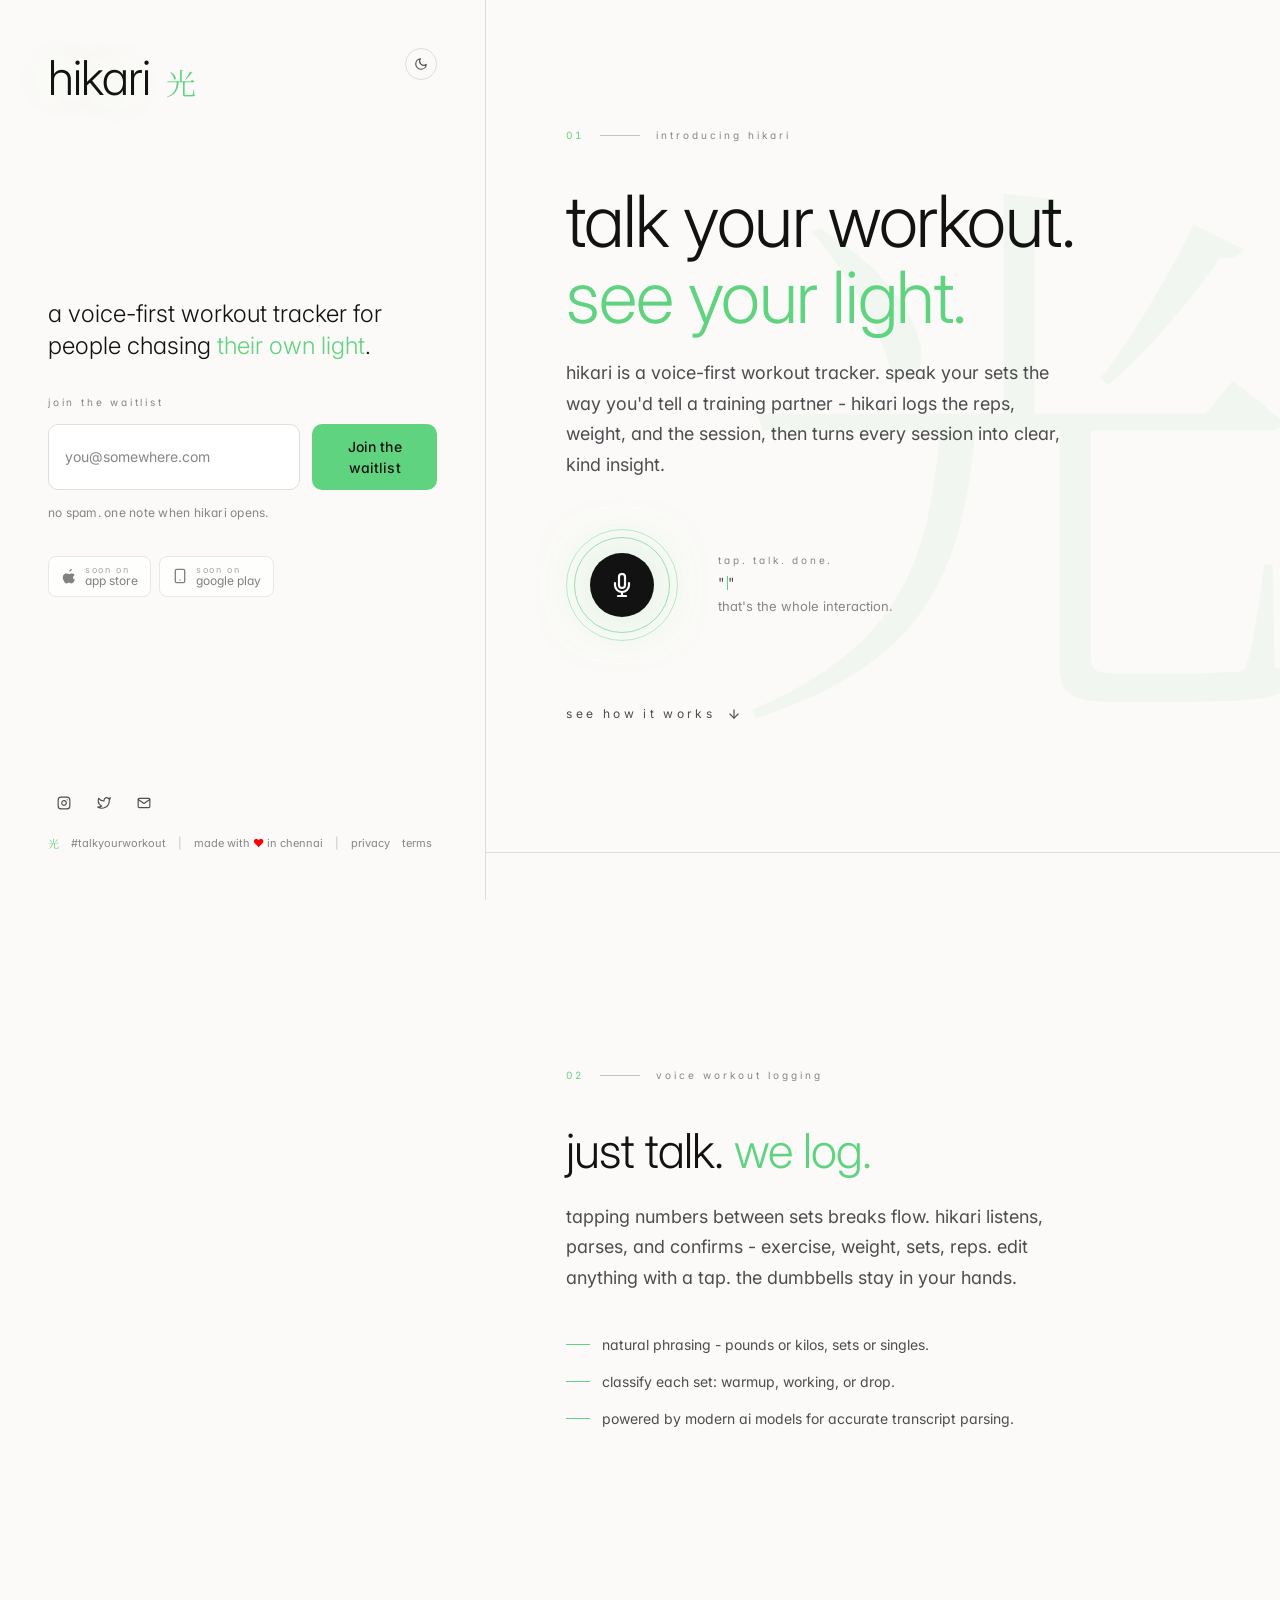
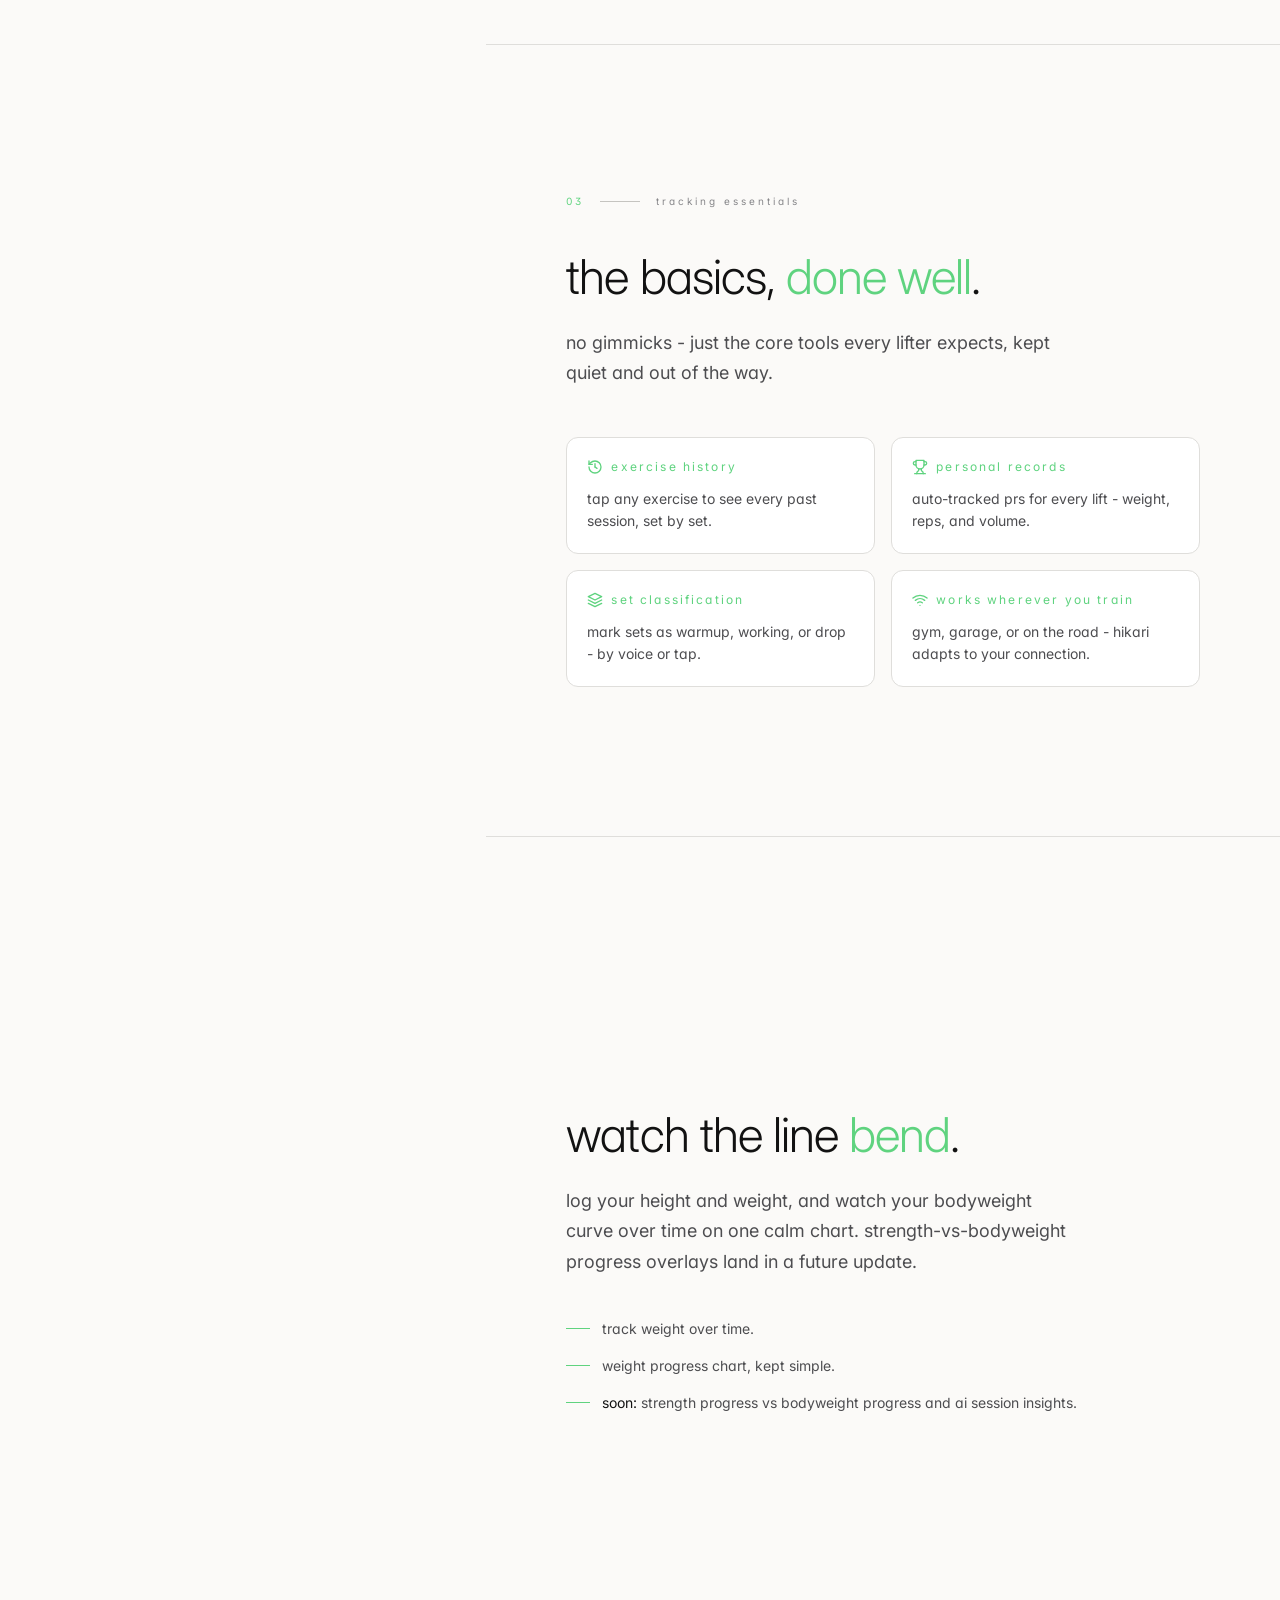
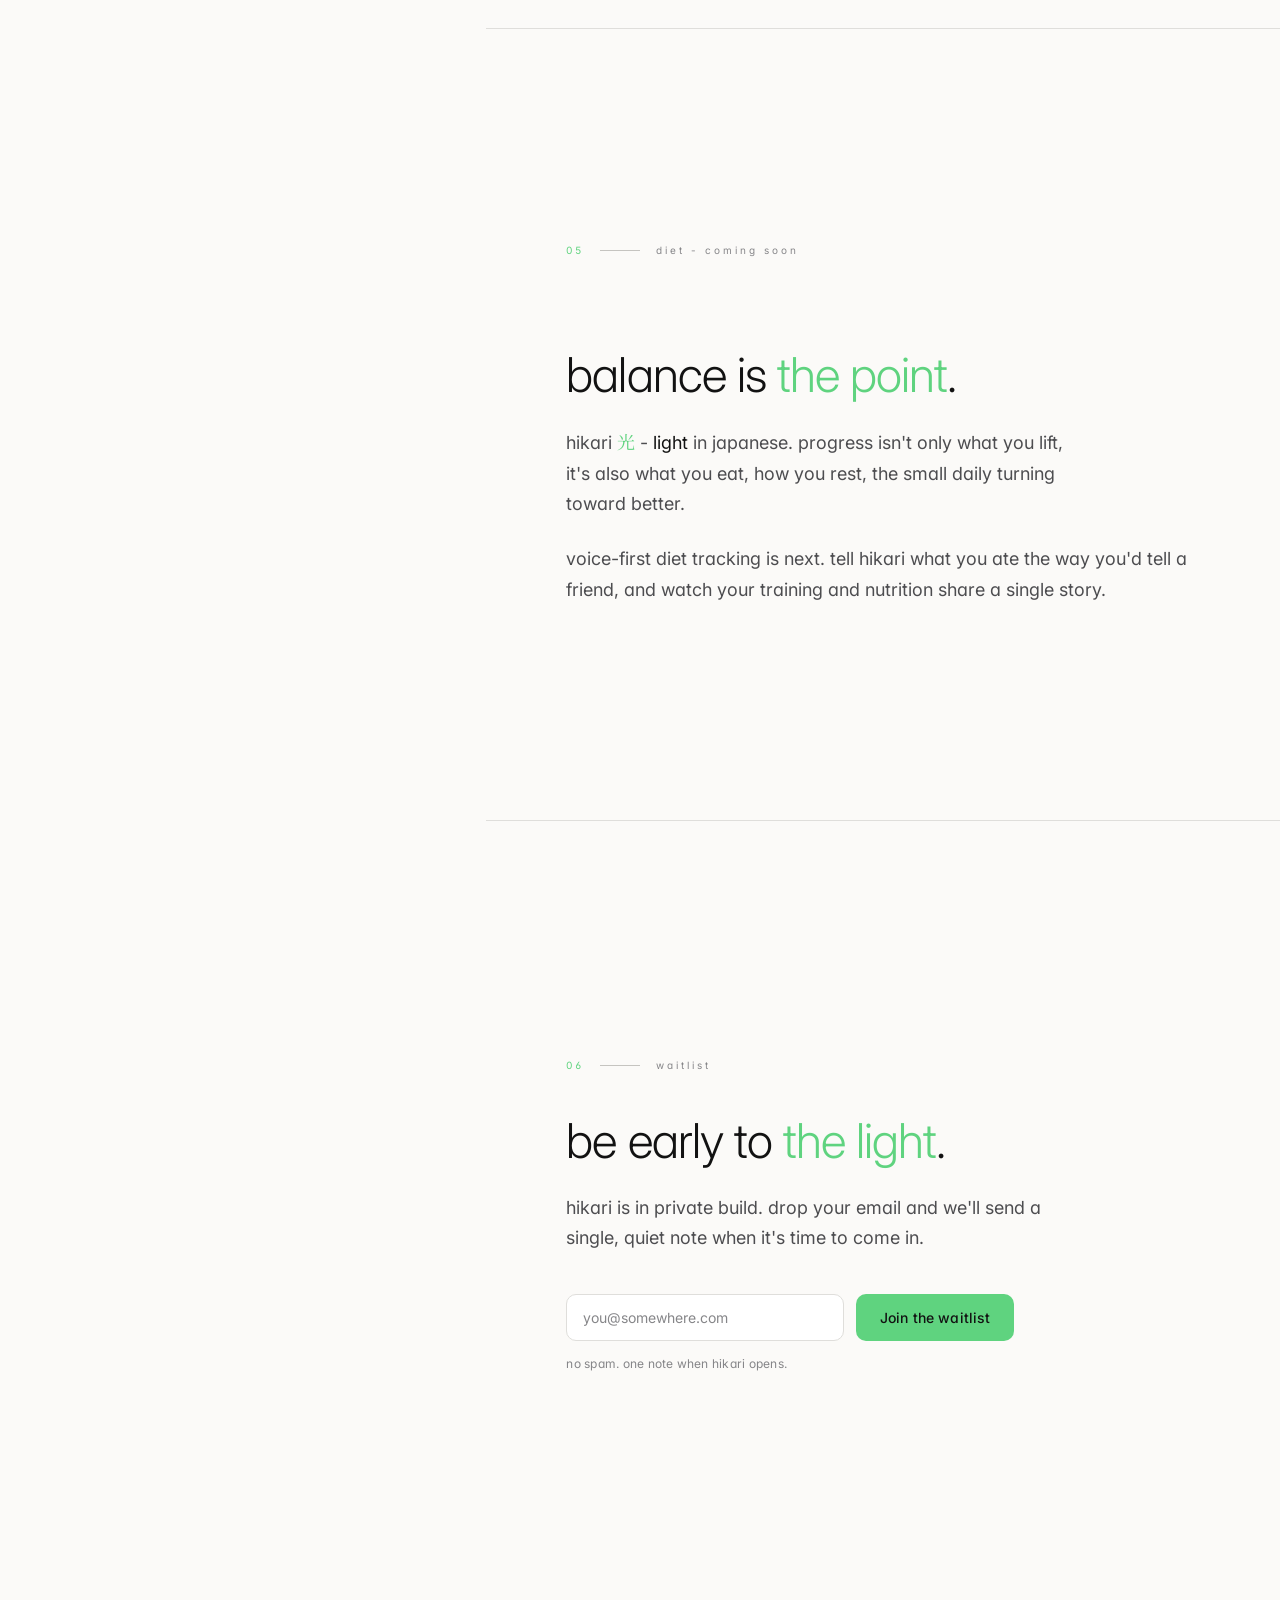
<file: index.html>
<!doctype html>
  <html>
    <head>
      <meta charset="utf-8" />
      <meta name="viewport" content="width=device-width, initial-scale=1" />
      <meta name="description" content="Hikari - a voice-first workout tracker. Speak your sets. See your progress." />
      <title>hikari 光 - talk your workout</title>
      <link rel="preconnect" href="https://fonts.googleapis.com" />
      <link rel="preconnect" href="https://fonts.gstatic.com" crossorigin />
      <link href="https://fonts.googleapis.com/css2?family=Inter:wght@300;400;500&family=Noto+Serif+JP:wght@300&display=swap" rel="stylesheet" />
      <link rel="icon" href="data:image/svg+xml,<svg xmlns='http://www.w3.org/2000/svg' viewBox='0 0 100 100'><text y='.9em' font-size='90' font-family='serif' fill='%2366bb6a'>光</text></svg>" />
      <link rel="stylesheet" href="styles.css" />
    </head>

    <body>
    <div class="app">
      <!-- ===== Mobile sticky top bar ===== -->
      <div class="mobile-bar">
        <a href="#hero" class="brand" aria-label="Hikari home">
          <span class="word">hikari</span>
          <span class="kanji font-jp" aria-hidden="true">光</span>
        </a>
        <div class="right">
          <button type="button" class="theme-toggle" data-theme-toggle aria-label="Toggle theme">
            <svg class="sun" viewBox="0 0 24 24" fill="none" stroke="currentColor" stroke-width="2" stroke-linecap="round" stroke-linejoin="round" aria-hidden="true"><circle cx="12" cy="12" r="4"/><path d="M12 2v2M12 20v2M4.93 4.93l1.41 1.41M17.66 17.66l1.41 1.41M2 12h2M20 12h2M4.93 19.07l1.41-1.41M17.66 6.34l1.41-1.41"/></svg>
            <svg class="moon" viewBox="0 0 24 24" fill="none" stroke="currentColor" stroke-width="2" stroke-linecap="round" stroke-linejoin="round" aria-hidden="true"><path d="M21 12.79A9 9 0 1 1 11.21 3 7 7 0 0 0 21 12.79z"/></svg>
          </button>
        </div>
      </div>

      <!-- ===== Fixed left identity panel (desktop) ===== -->
      <aside class="left-panel" aria-label="Hikari identity">
        <div class="lp-top">
          <div>
            <div class="lp-wordmark">
              <span class="word">hikari</span>
              <span class="kanji font-jp" aria-hidden="true">光</span>
            </div>
          </div>
          <button type="button" class="theme-toggle" data-theme-toggle aria-label="Toggle theme">
            <svg class="sun" viewBox="0 0 24 24" fill="none" stroke="currentColor" stroke-width="2" stroke-linecap="round" stroke-linejoin="round" aria-hidden="true"><circle cx="12" cy="12" r="4"/><path d="M12 2v2M12 20v2M4.93 4.93l1.41 1.41M17.66 17.66l1.41 1.41M2 12h2M20 12h2M4.93 19.07l1.41-1.41M17.66 6.34l1.41-1.41"/></svg>
            <svg class="moon" viewBox="0 0 24 24" fill="none" stroke="currentColor" stroke-width="2" stroke-linecap="round" stroke-linejoin="round" aria-hidden="true"><path d="M21 12.79A9 9 0 1 1 11.21 3 7 7 0 0 0 21 12.79z"/></svg>
          </button>
        </div>

        <div class="lp-mid">
          <p class="lp-tagline">
            A voice-first workout tracker for people chasing<span class="accent"> their own light</span>.
          </p>

          <div class="lp-block waitlist-block">
            <span class="lp-section-label">Join the waitlist</span>
            <form class="waitlist" novalidate>
              <input class="honeypot" type="text" name="website" tabindex="-1" autocomplete="off" aria-hidden="true" />
              <div class="row">
                <label class="sr-only" for="waitlist-email-desktop">Email address</label>
                <input id="waitlist-email-desktop" class="email" type="email" inputmode="email" autocomplete="email" required placeholder="you@somewhere.com" />
                <button type="submit" class="submit">Join the waitlist</button>
              </div>
              <div class="msg idle">No spam. One note when Hikari opens.</div>
            </form>
          </div>

          <div class="lp-block apps-block">
            <div class="store-row">
              <span class="store-badge" aria-disabled="true" title="Coming soon">
                <svg viewBox="0 0 24 24" fill="currentColor" aria-hidden="true" style="width:1rem;height:1rem"><path d="M16.365 1.43c0 1.14-.421 2.09-1.262 2.85-.84.76-1.846 1.22-2.92 1.16-.063-1.07.388-2.13 1.207-2.9.82-.78 1.95-1.26 2.975-1.11zM21 17.05c-.51 1.18-.76 1.71-1.42 2.76-.92 1.46-2.22 3.27-3.83 3.28-1.43.02-1.8-.93-3.74-.92-1.95.01-2.36.93-3.79.92-1.61-.01-2.84-1.65-3.76-3.11C2.31 16.97 2 12.6 4.06 10.31c1.07-1.21 2.78-1.96 4.39-1.99 1.49-.03 2.9.99 3.74.99.84 0 2.55-1.21 4.3-1.04.73.03 2.78.29 4.1 2.21-3.6 1.97-3.02 6.84.41 6.57z"/></svg>
                <span class="stack">
                  <span class="soon">Soon on</span>
                  <span>App Store</span>
                </span>
              </span>
              <span class="store-badge" aria-disabled="true" title="Coming soon">
                <svg viewBox="0 0 24 24" fill="none" stroke="currentColor" stroke-width="2" stroke-linecap="round" stroke-linejoin="round" aria-hidden="true" style="width:1rem;height:1rem"><rect x="5" y="2" width="14" height="20" rx="2" ry="2"/><line x1="12" y1="18" x2="12.01" y2="18"/></svg>
                <span class="stack">
                  <span class="soon">Soon on</span>
                  <span>Google Play</span>
                </span>
              </span>
            </div>
          </div>
        </div>

        <div class="lp-bottom">
          <div class="socials">
            <a class="icon-btn" href="https://instagram.com/mister_vj" target="_blank" rel="noreferrer" aria-label="Instagram">
              <svg viewBox="0 0 24 24" fill="none" stroke="currentColor" stroke-width="2" stroke-linecap="round" stroke-linejoin="round" aria-hidden="true"><rect x="2" y="2" width="20" height="20" rx="5" ry="5"/><path d="M16 11.37A4 4 0 1 1 12.63 8 4 4 0 0 1 16 11.37z"/><line x1="17.5" y1="6.5" x2="17.51" y2="6.5"/></svg>
            </a>
            <a class="icon-btn" href="https://twitter.com/mister_vj" target="_blank" rel="noreferrer" aria-label="Twitter">
              <svg viewBox="0 0 24 24" fill="none" stroke="currentColor" stroke-width="2" stroke-linecap="round" stroke-linejoin="round" aria-hidden="true"><path d="M23 3a10.9 10.9 0 0 1-3.14 1.53 4.48 4.48 0 0 0-7.86 3v1A10.66 10.66 0 0 1 3 4s-4 9 5 13a11.64 11.64 0 0 1-7 2c9 5 20 0 20-11.5a4.5 4.5 0 0 0-.08-.83A7.72 7.72 0 0 0 23 3z"/></svg>
            </a>
            <a class="icon-btn" href="mailto:vraj.mdu@gmail.com" aria-label="Email">
              <svg viewBox="0 0 24 24" fill="none" stroke="currentColor" stroke-width="2" stroke-linecap="round" stroke-linejoin="round" aria-hidden="true"><path d="M4 4h16c1.1 0 2 .9 2 2v12c0 1.1-.9 2-2 2H4c-1.1 0-2-.9-2-2V6c0-1.1.9-2 2-2z"/><polyline points="22,6 12,13 2,6"/></svg>
            </a>
          </div>
          <div class="fk-footer">
            <span class="font-jp accent">光</span>
            <span>#talkyourworkout</span>
            <span class="sep">|</span>
            <span>made with <span class="heart">♥</span> in chennai</span>
            <span class="sep">|</span>
            <a href="/privacy.html">privacy</a>
            <a href="/terms.html">terms</a>
          </div>
        </div>
      </aside>

      <!-- ===== Right: scrollable story ===== -->
      <main class="story">

        <!-- 01 Hero -->
        <section id="hero" class="section">
          <span class="hero-watermark font-jp" aria-hidden="true">光</span>

          <div class="eyebrow reveal">
            <span class="num">01</span>
            <span class="rule" aria-hidden="true"></span>
            <span>Introducing Hikari</span>
          </div>
          <div class="hero-wrap">
            <h1 class="h1 reveal">
              talk your workout.<br/>
              <span class="accent">see your light.</span>
            </h1>

            <p class="lead reveal">
              Hikari is a voice-first workout tracker. Speak your sets the way you'd
              tell a training partner - Hikari logs the reps, weight, and the session, then
              turns every session into clear, kind insight.
            </p>

            <div class="hero-mic-row reveal">
              <div class="mic-visual" aria-hidden="true">
                <span class="ring1"></span>
                <span class="ring2"></span>
                <span class="core">
                  <svg viewBox="0 0 24 24" fill="none" stroke="currentColor" stroke-width="2.2" stroke-linecap="round" stroke-linejoin="round" aria-hidden="true"><path d="M12 1a3 3 0 0 0-3 3v8a3 3 0 0 0 6 0V4a3 3 0 0 0-3-3z"/><path d="M19 10v2a7 7 0 0 1-14 0v-2"/><line x1="12" y1="19" x2="12" y2="23"/><line x1="8" y1="23" x2="16" y2="23"/></svg>
                </span>
              </div>
              <div class="hero-mic-text">
                <span class="small">Tap. Talk. Done.</span>
                <span class="desc">
                  <span class="quote-line">"<span class="typed" data-typed-cycle="Bench press, 80 kilos, 8 reps.|Squat, 100 kilos, 5 reps.|Deadlift, 120 kilos, 3 reps.">&nbsp;</span>"</span>
                  <span class="quote-tail">That's the whole interaction.</span>
                </span>
              </div>
            </div>

            <a href="#voice" class="hero-cta reveal">
              See how it works
              <svg viewBox="0 0 24 24" fill="none" stroke="currentColor" stroke-width="2" stroke-linecap="round" stroke-linejoin="round" aria-hidden="true"><line x1="12" y1="5" x2="12" y2="19"/><polyline points="19 12 12 19 5 12"/></svg>
            </a>
          </div>

        </section>

        <!-- 02 Voice logging -->
        <section id="voice" class="section">
          <div class="eyebrow reveal">
            <span class="num">02</span><span class="rule" aria-hidden="true"></span><span>Voice workout logging</span>
          </div>
          <div style="max-width: 48rem">
            <h2 class="h2 reveal">Just talk. <span class="accent">We log.</span></h2>
            <p class="lead reveal">
              Tapping numbers between sets breaks flow. Hikari listens, parses,
              and confirms - exercise, weight, sets, reps. Edit anything with a
              tap. The dumbbells stay in your hands.
            </p>
            <ul class="feature-list reveal">
              <li><span class="dash" aria-hidden="true"></span><span>Natural phrasing - pounds or kilos, sets or singles.</span></li>
              <li><span class="dash" aria-hidden="true"></span><span>Classify each set: warmup, working, or drop.</span></li>
              <li><span class="dash" aria-hidden="true"></span><span>Powered by modern AI models for accurate transcript parsing.</span></li>
            </ul>
          </div>
        </section>

        <!-- 03 Tracking essentials -->
        <section id="tracking" class="section">
          <div class="eyebrow reveal">
            <span class="num">03</span><span class="rule" aria-hidden="true"></span><span>Tracking essentials</span>
          </div>
          <div style="max-width: 48rem">
            <h2 class="h2 reveal">The basics, <span class="accent">done well</span>.</h2>
            <p class="lead reveal">
              No gimmicks - just the core tools every lifter expects, kept quiet and out of the way.
            </p>
          </div>
          <div class="cards reveal">
            <div class="card">
              <div class="head">
                <svg viewBox="0 0 24 24" fill="none" stroke="currentColor" stroke-width="2" stroke-linecap="round" stroke-linejoin="round" aria-hidden="true"><path d="M3 12a9 9 0 1 0 9-9 9.74 9.74 0 0 0-6.74 2.74L3 8"/><polyline points="3 3 3 8 8 8"/><line x1="12" y1="7" x2="12" y2="12"/><polyline points="12 12 15 14"/></svg>
                <span class="title">Exercise history</span>
              </div>
              <p>Tap any exercise to see every past session, set by set.</p>
            </div>
            <div class="card">
              <div class="head">
                <svg viewBox="0 0 24 24" fill="none" stroke="currentColor" stroke-width="2" stroke-linecap="round" stroke-linejoin="round" aria-hidden="true"><path d="M6 9H4.5a2.5 2.5 0 0 1 0-5H6"/><path d="M18 9h1.5a2.5 2.5 0 0 0 0-5H18"/><path d="M4 22h16"/><path d="M10 14.66V17c0 .55-.47.98-.97 1.21C7.85 18.75 7 20.24 7 22"/><path d="M14 14.66V17c0 .55.47.98.97 1.21C16.15 18.75 17 20.24 17 22"/><path d="M18 2H6v7a6 6 0 0 0 12 0V2Z"/></svg>
                <span class="title">Personal records</span>
              </div>
              <p>Auto-tracked PRs for every lift - weight, reps, and volume.</p>
            </div>
            <div class="card">
              <div class="head">
                <svg viewBox="0 0 24 24" fill="none" stroke="currentColor" stroke-width="2" stroke-linecap="round" stroke-linejoin="round" aria-hidden="true"><polygon points="12 2 2 7 12 12 22 7 12 2"/><polyline points="2 17 12 22 22 17"/><polyline points="2 12 12 17 22 12"/></svg>
                <span class="title">Set classification</span>
              </div>
              <p>Mark sets as warmup, working, or drop - by voice or tap.</p>
            </div>
            <div class="card">
              <div class="head">
                <svg viewBox="0 0 24 24" fill="none" stroke="currentColor" stroke-width="2" stroke-linecap="round" stroke-linejoin="round" aria-hidden="true"><path d="M5 12.55a11 11 0 0 1 14.08 0"/><path d="M1.42 9a16 16 0 0 1 21.16 0"/><path d="M8.53 16.11a6 6 0 0 1 6.95 0"/><line x1="12" y1="20" x2="12.01" y2="20"/></svg>
                <span class="title">Works wherever you train</span>
              </div>
              <p>Gym, garage, or on the road - Hikari adapts to your connection.</p>
            </div>
          </div>
        </section>

        <!-- 04 Body metrics -->
        <section id="metrics" class="section">
          <div class="eyebrow reveal">
            <span class="num">04</span><span class="rule" aria-hidden="true"></span><span>Body metrics &amp; strength</span>
          </div>
          <div style="max-width: 48rem">
            <h2 class="h2 reveal">Watch the line <span class="accent">bend</span>.</h2>
            <p class="lead reveal">
              Log your height and weight, and watch your bodyweight curve over
              time on one calm chart. Strength-vs-bodyweight progress overlays land in a
              future update.
            </p>
            <ul class="feature-list reveal">
              <li><span class="dash" aria-hidden="true"></span><span>Track weight over time.</span></li>
              <li><span class="dash" aria-hidden="true"></span><span>Weight progress chart, kept simple.</span></li>
              <li><span class="dash" aria-hidden="true"></span><span><span class="foreground">Soon:</span> strength progress vs bodyweight progress and AI session insights.</span></li>
            </ul>
          </div>
        </section>

        <!-- 05 Diet (coming soon) -->
        <section id="diet" class="section">
          <div class="eyebrow reveal">
            <span class="num">05</span><span class="rule" aria-hidden="true"></span><span>Diet - coming soon</span>
          </div>
          <div style="max-width: 48rem">
            <span class="pill reveal">
              <svg viewBox="0 0 24 24" fill="none" stroke="currentColor" stroke-width="2" stroke-linecap="round" stroke-linejoin="round" aria-hidden="true"><path d="M7 21 3 17c1.5-1.5 3-2 5-2 1 0 2 .5 3 1.5"/><path d="M21 3c-3 0-6 1-9 4S8 14 8 17c3 0 7-1 10-4s4-7 4-10z"/></svg>
              On the roadmap
            </span>

            <h2 class="h2 reveal" style="margin-top: 1.5rem">Balance is <span class="accent">the point</span>.</h2>

            <p class="lead reveal">
              Hikari <span class="font-jp accent">光</span> -
              <em style="font-style: normal; color: var(--foreground)"> light</em> in Japanese.
              Progress isn't only what you lift, it's also what
              you eat, how you rest, the small daily turning toward better.
            </p>
            <p class="lead reveal" style="max-width: 40rem">
              Voice-first diet tracking is next. Tell Hikari what you ate the way
              you'd tell a friend, and watch your training and nutrition share a
              single story.
            </p>
          </div>
        </section>

        <!-- 06 Waitlist -->
        <section id="waitlist" class="section last">
          <div class="eyebrow reveal">
            <span class="num">06</span><span class="rule" aria-hidden="true"></span><span>Waitlist</span>
          </div>
          <div style="max-width: 36rem">
            <h2 class="h2 reveal">Be early to <span class="accent">the light</span>.</h2>
            <p class="lead reveal">
              Hikari is in private build. Drop your email and we'll send a single,
              quiet note when it's time to come in.
            </p>
            <div class="reveal" style="margin-top: 2.5rem">
              <form class="waitlist" novalidate>
                <input class="honeypot" type="text" name="website" tabindex="-1" autocomplete="off" aria-hidden="true" />
                <div class="row">
                  <label class="sr-only" for="waitlist-email-mobile">Email address</label>
                  <input id="waitlist-email-mobile" class="email" type="email" inputmode="email" autocomplete="email" required placeholder="you@somewhere.com" />
                  <button type="submit" class="submit">Join the waitlist</button>
                </div>
                <div class="msg idle">No spam. One note when Hikari opens.</div>
              </form>
            </div>
          </div>

          <!-- Mobile-only footer -->
          <div class="mobile-footer">
            <div class="socials">
              <a class="icon-btn" href="https://instagram.com" target="_blank" rel="noreferrer" aria-label="Instagram">
                <svg viewBox="0 0 24 24" fill="none" stroke="currentColor" stroke-width="2" stroke-linecap="round" stroke-linejoin="round" aria-hidden="true"><rect x="2" y="2" width="20" height="20" rx="5" ry="5"/><path d="M16 11.37A4 4 0 1 1 12.63 8 4 4 0 0 1 16 11.37z"/><line x1="17.5" y1="6.5" x2="17.51" y2="6.5"/></svg>
              </a>
              <a class="icon-btn" href="https://twitter.com" target="_blank" rel="noreferrer" aria-label="Twitter">
                <svg viewBox="0 0 24 24" fill="none" stroke="currentColor" stroke-width="2" stroke-linecap="round" stroke-linejoin="round" aria-hidden="true"><path d="M23 3a10.9 10.9 0 0 1-3.14 1.53 4.48 4.48 0 0 0-7.86 3v1A10.66 10.66 0 0 1 3 4s-4 9 5 13a11.64 11.64 0 0 1-7 2c9 5 20 0 20-11.5a4.5 4.5 0 0 0-.08-.83A7.72 7.72 0 0 0 23 3z"/></svg>
              </a>
              <a class="icon-btn" href="mailto:hello@hikari.app" aria-label="Email">
                <svg viewBox="0 0 24 24" fill="none" stroke="currentColor" stroke-width="2" stroke-linecap="round" stroke-linejoin="round" aria-hidden="true"><path d="M4 4h16c1.1 0 2 .9 2 2v12c0 1.1-.9 2-2 2H4c-1.1 0-2-.9-2-2V6c0-1.1.9-2 2-2z"/><polyline points="22,6 12,13 2,6"/></svg>
              </a>
            </div>
            <div class="fk-footer">
              <span class="font-jp accent">光</span>
              <span>#talkyourworkout</span>
              <span class="sep">|</span>
              <span>made with <span class="heart">♥</span> in chennai</span>
              <span class="sep">|</span>
              <a href="/privacy.html">privacy</a>
              <a href="/terms.html">terms</a>
            </div>
          </div>
        </section>
      </main>
    </div>
    <script src="app.js?v=2"></script>
  </body>
</html>
</file>
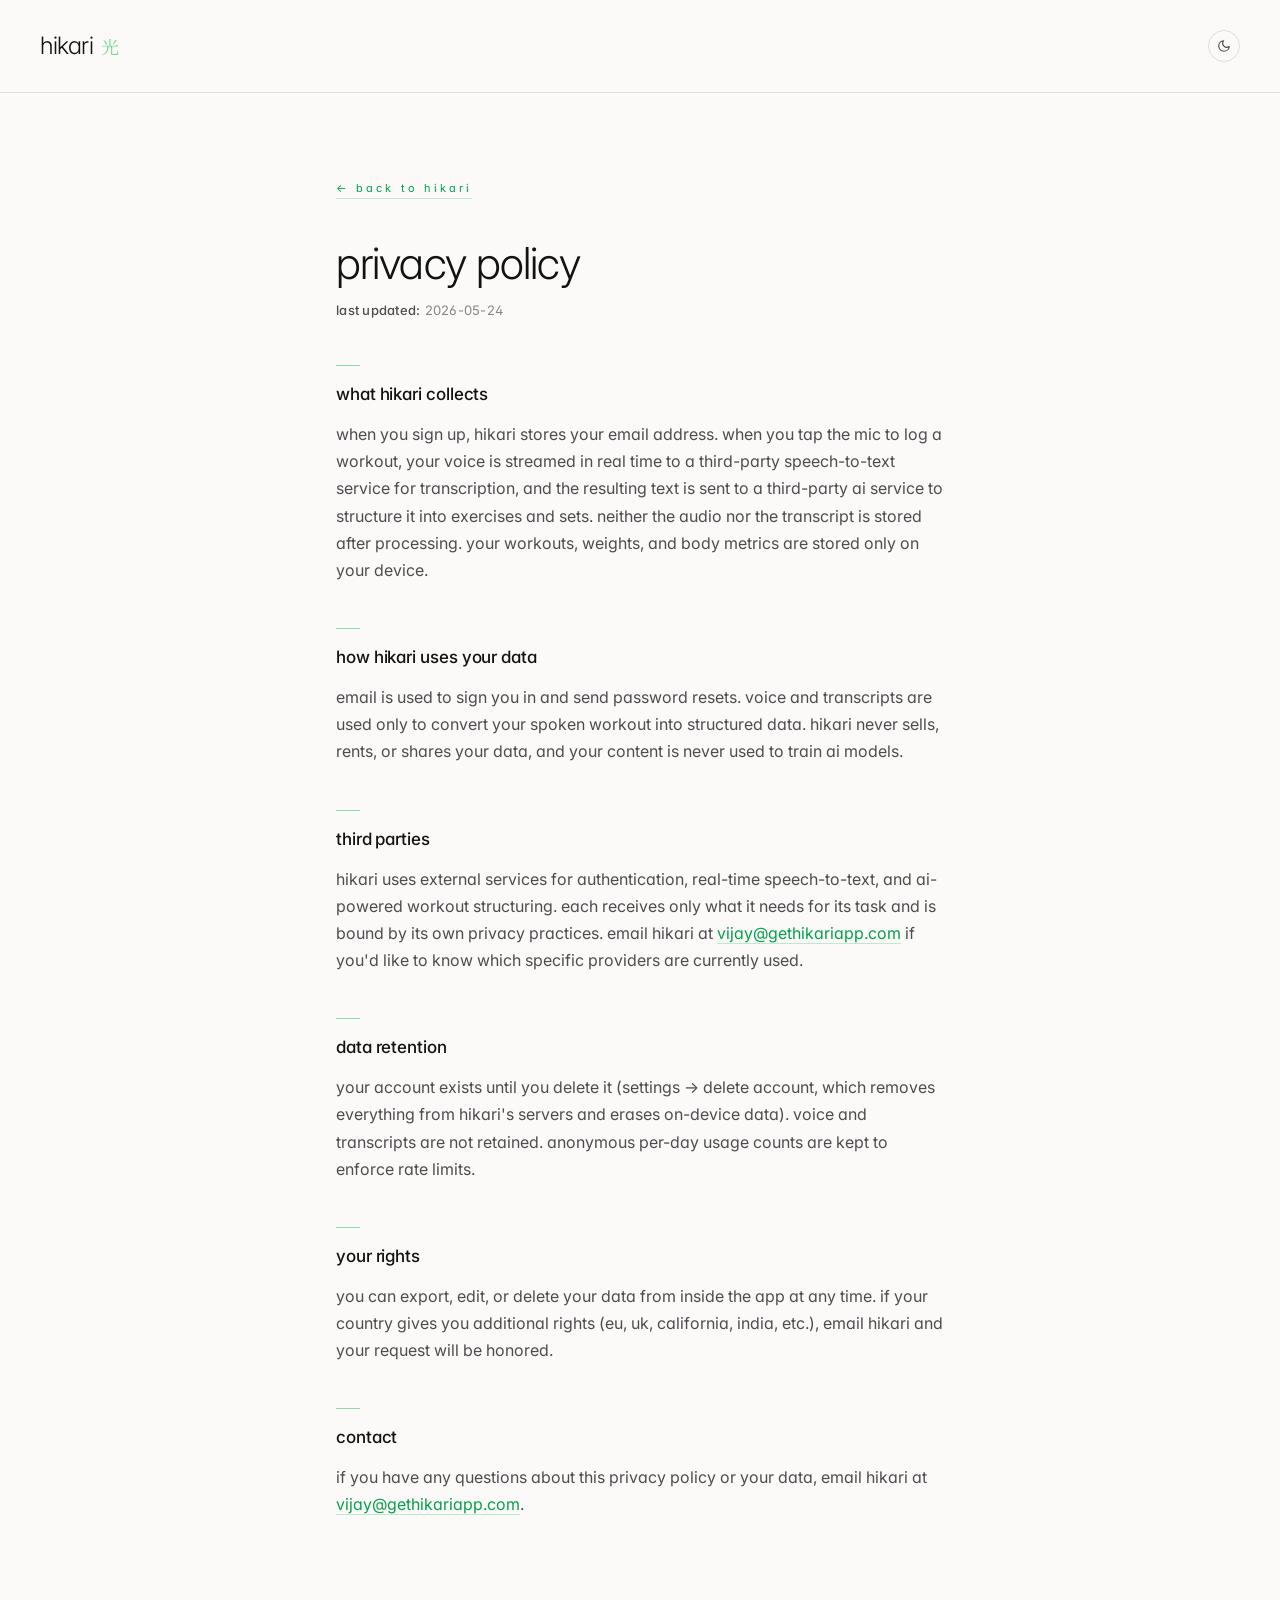
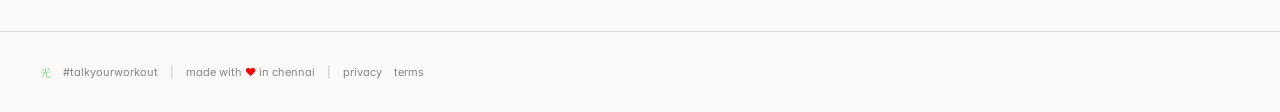
<file: privacy.html>
<!doctype html>
<html>
  <head>
    <meta charset="utf-8" />
    <meta name="viewport" content="width=device-width, initial-scale=1" />
    <meta name="description" content="Hikari privacy policy — what we collect, how we use it, your rights." />
    <title>Privacy Policy — hikari 光</title>
    <link rel="preconnect" href="https://fonts.googleapis.com" />
    <link rel="preconnect" href="https://fonts.gstatic.com" crossorigin />
    <link href="https://fonts.googleapis.com/css2?family=Inter:wght@300;400;500&family=Noto+Serif+JP:wght@300&display=swap" rel="stylesheet" />
    <link rel="icon" href="data:image/svg+xml,<svg xmlns='http://www.w3.org/2000/svg' viewBox='0 0 100 100'><text y='.9em' font-size='90' font-family='serif' fill='%2366bb6a'>光</text></svg>" />
    <link rel="stylesheet" href="styles.css" />
  </head>

  <body>
    <div class="app legal-app">
      <header class="legal-header">
        <a href="/" class="legal-brand" aria-label="Hikari home">
          <span class="word">hikari</span>
          <span class="kanji font-jp" aria-hidden="true">光</span>
        </a>
        <button type="button" class="theme-toggle" data-theme-toggle aria-label="Toggle theme">
          <svg class="sun" viewBox="0 0 24 24" fill="none" stroke="currentColor" stroke-width="2" stroke-linecap="round" stroke-linejoin="round" aria-hidden="true"><circle cx="12" cy="12" r="4"/><path d="M12 2v2M12 20v2M4.93 4.93l1.41 1.41M17.66 17.66l1.41 1.41M2 12h2M20 12h2M4.93 19.07l1.41-1.41M17.66 6.34l1.41-1.41"/></svg>
          <svg class="moon" viewBox="0 0 24 24" fill="none" stroke="currentColor" stroke-width="2" stroke-linecap="round" stroke-linejoin="round" aria-hidden="true"><path d="M21 12.79A9 9 0 1 1 11.21 3 7 7 0 0 0 21 12.79z"/></svg>
        </button>
      </header>

      <main class="legal-main">
        <article class="legal">
          <a href="/" class="legal-back">← back to hikari</a>
          <h1>Privacy Policy</h1>
          <p class="legal-updated"><strong>Last updated:</strong> 2026-05-24</p>

          <h2>What Hikari collects</h2>
          <p>When you sign up, Hikari stores your email address. When you tap the mic to log a workout, your voice is streamed in real time to a third-party speech-to-text service for transcription, and the resulting text is sent to a third-party AI service to structure it into exercises and sets. Neither the audio nor the transcript is stored after processing. Your workouts, weights, and body metrics are stored only on your device.</p>

          <h2>How Hikari uses your data</h2>
          <p>Email is used to sign you in and send password resets. Voice and transcripts are used only to convert your spoken workout into structured data. Hikari never sells, rents, or shares your data, and your content is never used to train AI models.</p>

          <h2>Third parties</h2>
          <p>Hikari uses external services for authentication, real-time speech-to-text, and AI-powered workout structuring. Each receives only what it needs for its task and is bound by its own privacy practices. Email Hikari at <a href="mailto:vijay@gethikariapp.com">vijay@gethikariapp.com</a> if you'd like to know which specific providers are currently used.</p>

          <h2>Data retention</h2>
          <p>Your account exists until you delete it (Settings → Delete Account, which removes everything from Hikari's servers and erases on-device data). Voice and transcripts are not retained. Anonymous per-day usage counts are kept to enforce rate limits.</p>

          <h2>Your rights</h2>
          <p>You can export, edit, or delete your data from inside the app at any time. If your country gives you additional rights (EU, UK, California, India, etc.), email Hikari and your request will be honored.</p>

          <h2>Contact</h2>
          <p>If you have any questions about this privacy policy or your data, email Hikari at <a href="mailto:vijay@gethikariapp.com">vijay@gethikariapp.com</a>.</p>
        </article>
      </main>

      <footer class="legal-footer">
        <div class="fk-footer">
          <span class="font-jp accent">光</span>
          <span>#talkyourworkout</span>
          <span class="sep">|</span>
          <span>made with <span class="heart">♥</span> in chennai</span>
          <span class="sep">|</span>
          <a href="/privacy.html">privacy</a>
          <a href="/terms.html">terms</a>
        </div>
      </footer>
    </div>
    <script src="app.js?v=2"></script>
  </body>
</html>
</file>
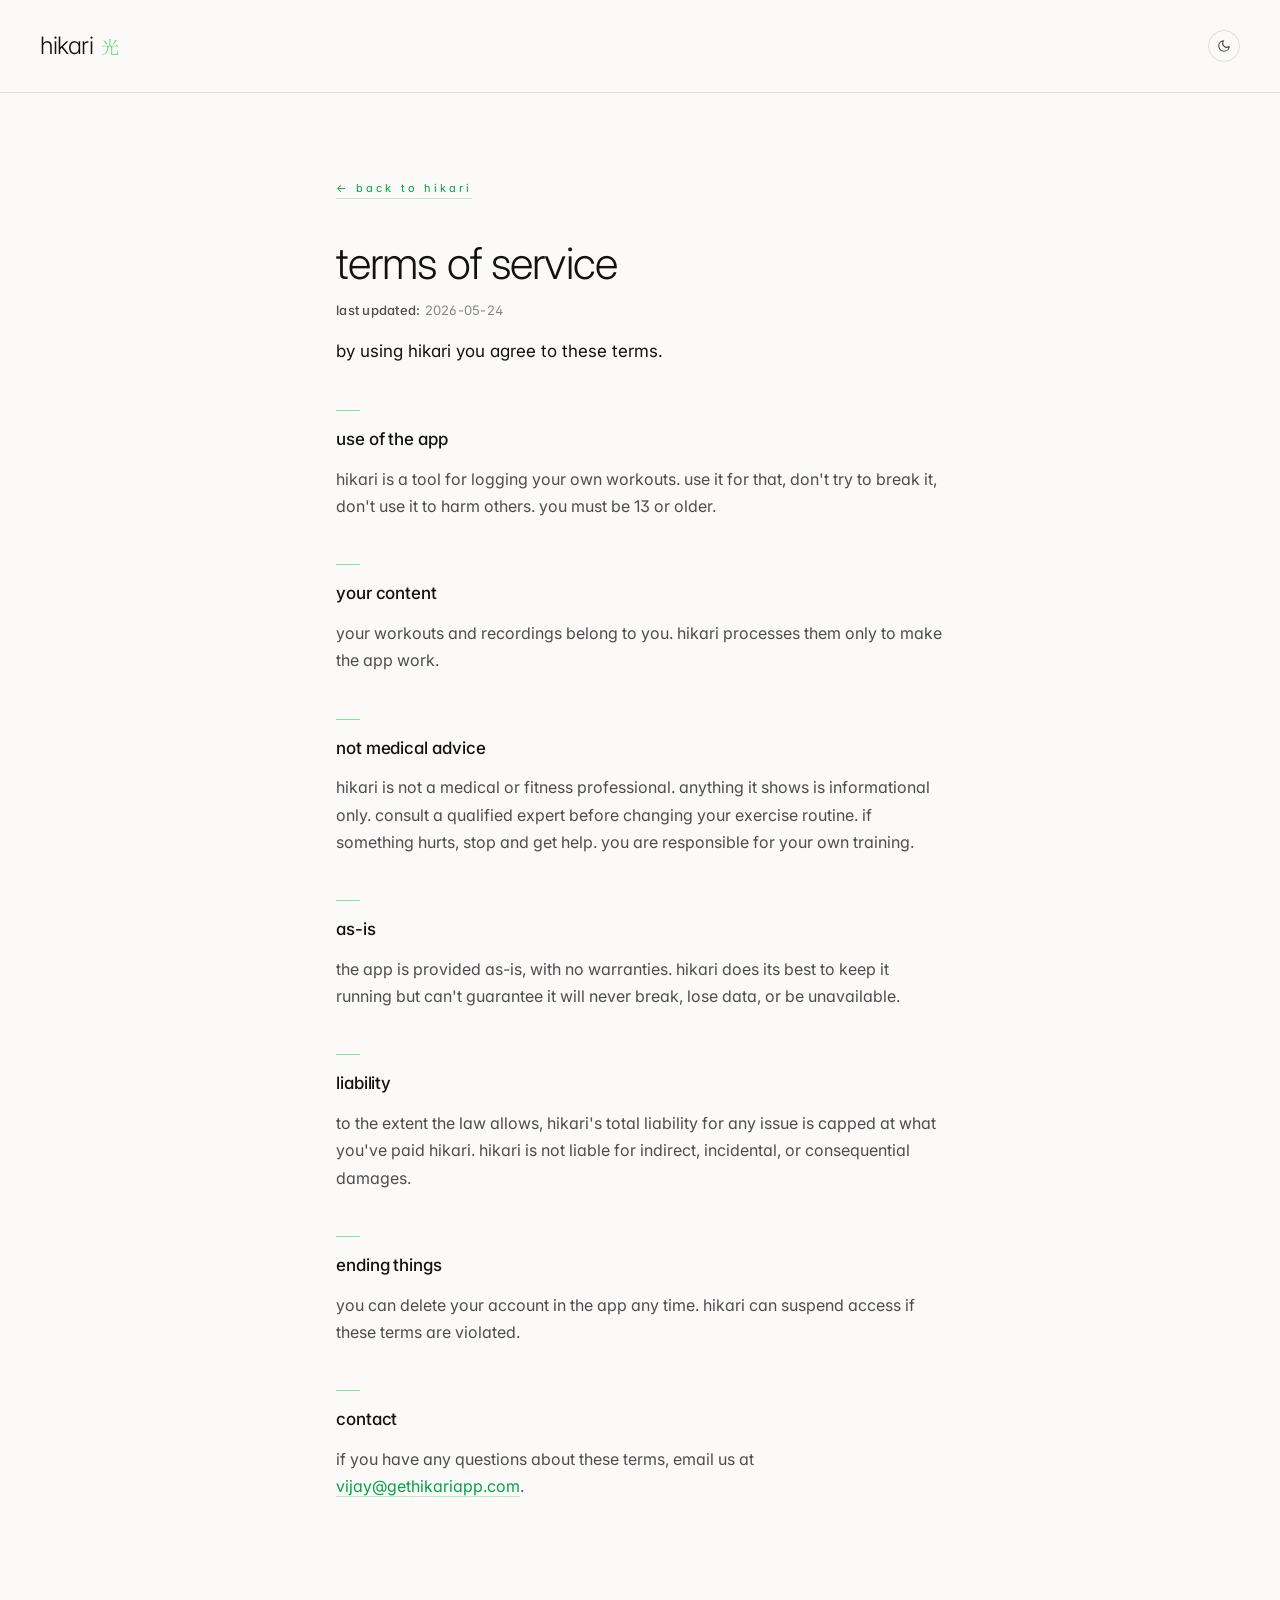
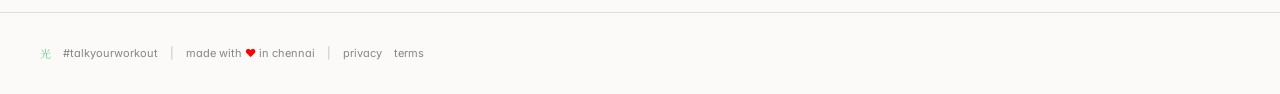
<file: terms.html>
<!doctype html>
<html>
  <head>
    <meta charset="utf-8" />
    <meta name="viewport" content="width=device-width, initial-scale=1" />
    <meta name="description" content="Hikari terms of service — how the app works and what's expected." />
    <title>Terms of Service — hikari 光</title>
    <link rel="preconnect" href="https://fonts.googleapis.com" />
    <link rel="preconnect" href="https://fonts.gstatic.com" crossorigin />
    <link href="https://fonts.googleapis.com/css2?family=Inter:wght@300;400;500&family=Noto+Serif+JP:wght@300&display=swap" rel="stylesheet" />
    <link rel="icon" href="data:image/svg+xml,<svg xmlns='http://www.w3.org/2000/svg' viewBox='0 0 100 100'><text y='.9em' font-size='90' font-family='serif' fill='%2366bb6a'>光</text></svg>" />
    <link rel="stylesheet" href="styles.css" />
  </head>

  <body>
    <div class="app legal-app">
      <header class="legal-header">
        <a href="/" class="legal-brand" aria-label="Hikari home">
          <span class="word">hikari</span>
          <span class="kanji font-jp" aria-hidden="true">光</span>
        </a>
        <button type="button" class="theme-toggle" data-theme-toggle aria-label="Toggle theme">
          <svg class="sun" viewBox="0 0 24 24" fill="none" stroke="currentColor" stroke-width="2" stroke-linecap="round" stroke-linejoin="round" aria-hidden="true"><circle cx="12" cy="12" r="4"/><path d="M12 2v2M12 20v2M4.93 4.93l1.41 1.41M17.66 17.66l1.41 1.41M2 12h2M20 12h2M4.93 19.07l1.41-1.41M17.66 6.34l1.41-1.41"/></svg>
          <svg class="moon" viewBox="0 0 24 24" fill="none" stroke="currentColor" stroke-width="2" stroke-linecap="round" stroke-linejoin="round" aria-hidden="true"><path d="M21 12.79A9 9 0 1 1 11.21 3 7 7 0 0 0 21 12.79z"/></svg>
        </button>
      </header>

      <main class="legal-main">
        <article class="legal">
          <a href="/" class="legal-back">← back to hikari</a>
          <h1>Terms of Service</h1>
          <p class="legal-updated"><strong>Last updated:</strong> 2026-05-24</p>

          <p class="legal-intro">By using Hikari you agree to these terms.</p>

          <h2>Use of the app</h2>
          <p>Hikari is a tool for logging your own workouts. Use it for that, don't try to break it, don't use it to harm others. You must be 13 or older.</p>

          <h2>Your content</h2>
          <p>Your workouts and recordings belong to you. Hikari processes them only to make the app work.</p>

          <h2>Not medical advice</h2>
          <p>Hikari is not a medical or fitness professional. Anything it shows is informational only. Consult a qualified expert before changing your exercise routine. If something hurts, stop and get help. You are responsible for your own training.</p>

          <h2>As-is</h2>
          <p>The app is provided as-is, with no warranties. Hikari does its best to keep it running but can't guarantee it will never break, lose data, or be unavailable.</p>

          <h2>Liability</h2>
          <p>To the extent the law allows, Hikari's total liability for any issue is capped at what you've paid Hikari. Hikari is not liable for indirect, incidental, or consequential damages.</p>

          <h2>Ending things</h2>
          <p>You can delete your account in the app any time. Hikari can suspend access if these terms are violated.</p>

          <h2>Contact</h2>
          <p>If you have any questions about these terms, email us at <a href="mailto:vijay@gethikariapp.com">vijay@gethikariapp.com</a>.</p>
        </article>
      </main>

      <footer class="legal-footer">
        <div class="fk-footer">
          <span class="font-jp accent">光</span>
          <span>#talkyourworkout</span>
          <span class="sep">|</span>
          <span>made with <span class="heart">♥</span> in chennai</span>
          <span class="sep">|</span>
          <a href="/privacy.html">privacy</a>
          <a href="/terms.html">terms</a>
        </div>
      </footer>
    </div>
    <script src="app.js?v=2"></script>
  </body>
</html>
</file>
<file: styles.css>
/* ============================================================
 * Hikari — plain CSS. No Tailwind, no framework runtime.
 * Tokens mirror the original design system.
 * ============================================================ */

:root {
  /* Light mode — soft warm paper with mint accent. */
  --radius: 0.75rem;

  --background: oklch(0.985 0.003 95);
  --surface: oklch(0.97 0.004 95);
  --surface-elevated: oklch(1 0 0);

  --foreground: oklch(0.18 0 0);
  --text-secondary: oklch(0.42 0.005 285);
  --text-tertiary: oklch(0.62 0.005 285);

  --border: oklch(0.9 0.004 95);
  --border-strong: oklch(0.82 0.005 95);

  --accent: oklch(0.78 0.16 150);
  --accent-foreground: oklch(0.18 0 0);
  --accent-deep: oklch(0.62 0.17 150);

  --destructive: oklch(0.62 0.22 22);
}

:root.dark {
  --background: oklch(0.145 0 0);
  --surface: oklch(0.21 0 0);
  --surface-elevated: oklch(0.18 0 0);

  --foreground: oklch(1 0 0);
  --text-secondary: oklch(0.78 0.005 285);
  --text-tertiary: oklch(0.62 0.004 285);

  --border: oklch(0.3 0 0);
  --border-strong: oklch(0.4 0 0);

  --accent: oklch(0.88 0.13 145);
  --accent-foreground: oklch(0 0 0);
  --accent-deep: oklch(0.79 0.14 145);

  --destructive: oklch(0.62 0.22 22);
}

/* ---------- Reset ---------- */
*, *::before, *::after { box-sizing: border-box; }
* { margin: 0; padding: 0; border: 0 solid var(--border); }
html, body { height: 100%; }
html { color-scheme: dark; scroll-behavior: smooth; }
html:not(.dark) { color-scheme: light; }
body {
  background: var(--background);
  color: var(--foreground);
  font-family: "Inter", ui-sans-serif, system-ui, -apple-system, sans-serif;
  font-feature-settings: "ss01", "cv11";
  -webkit-font-smoothing: antialiased;
  -moz-osx-font-smoothing: grayscale;
  line-height: 1.5;
  text-transform: lowercase;
}
::selection {
  background: color-mix(in oklab, var(--accent) 35%, transparent);
  color: var(--foreground);
}
a { color: inherit; text-decoration: none; }
button { font: inherit; color: inherit; background: none; cursor: pointer; }
input { font: inherit; color: inherit; }
ul { list-style: none; }

.font-jp { font-family: "Noto Serif JP", "Inter", serif; }
.text-balance { text-wrap: balance; }
.sr-only {
  position: absolute; width: 1px; height: 1px; padding: 0; margin: -1px;
  overflow: hidden; clip: rect(0,0,0,0); white-space: nowrap; border: 0;
}

/* ---------- Layout: fixed left + scrollable right ---------- */

.app { min-height: 100vh; overflow-x: hidden; }

/* Mobile: full left-panel content shown as a full-screen hero */
.left-panel {
  position: relative;
  display: flex;
  flex-direction: column;
  gap: 1.5rem;
  padding: 3.5rem 1.5rem 2rem;
  min-height: 100svh;
  border-bottom: 1px solid var(--border);
  background:
    radial-gradient(ellipse 90% 60% at 50% 35%,
      color-mix(in oklab, var(--accent) 12%, transparent) 0%,
      transparent 70%),
    var(--background);
  overflow: hidden;
}

/* mobile-bar no longer needed — left-panel covers brand + theme toggle */
.mobile-bar { display: none; }

main.story { padding: 0; }

@media (min-width: 1024px) {
  .left-panel {
    position: fixed; inset: 0 auto 0 0; z-index: 30;
    width: 38vw; max-width: 560px; min-width: 360px;
    flex-direction: column; justify-content: space-between;
    border-right: 1px solid var(--border);
    border-bottom: 0;
    background: var(--background);
    padding: 3rem;
    gap: 0;
    overflow: visible;
  }

  main.story {
    margin-left: 38vw;
    max-width: calc(100vw - 38vw);
  }
}
@media (min-width: 1280px) {
  main.story {
    margin-left: min(38vw, 560px);
    max-width: calc(100vw - min(38vw, 560px));
  }
}

/* ---------- Left panel internals ---------- */

/* Mobile: theme toggle floats top-right; wordmark dominates */
.lp-top {
  display: block;
  margin-top: 0.5rem;
}
.lp-top > .theme-toggle {
  position: absolute;
  top: 1.25rem;
  right: 1.25rem;
}
.lp-wordmark {
  display: flex;
  flex-direction: row;
  align-items: baseline;
  gap: 0.375rem;
  line-height: 0.85;
  flex-wrap: wrap;
}
.lp-wordmark .word {
  font-size: clamp(6.5rem, 32vw, 11rem);
  font-weight: 300;
  letter-spacing: -0.03em;
  margin-left: -0.07em;
  color: var(--foreground);
  text-shadow: 0 0 80px color-mix(in oklab, var(--accent) 22%, transparent);
}
.lp-wordmark .kanji {
  font-size: clamp(2.5rem, 12vw, 3.75rem);
  font-weight: 300;
  letter-spacing: 0;
  color: var(--accent);
}
@media (min-width: 1024px) {
  .lp-top {
    display: flex;
    align-items: flex-start;
    justify-content: space-between;
    gap: 1rem;
    margin-top: 0;
  }
  .lp-top > .theme-toggle {
    position: static;
  }
  .lp-wordmark {
    flex-direction: row;
    align-items: baseline;
    gap: 1rem;
    line-height: normal;
  }
  .lp-wordmark .word {
    font-size: 3rem;
    letter-spacing: -0.02em;
    margin-left: 0;
  }
  .lp-wordmark .kanji {
    font-size: 1.875rem;
    letter-spacing: normal;
    margin: 0;
    text-shadow: none;
  }
}
.lp-pron {
  margin-top: 0.25rem;
  font-size: 0.75rem; text-transform: lowercase; letter-spacing: 0.28em;
  color: var(--text-tertiary);
}

.lp-mid { display: flex; flex-direction: column; gap: 1.75rem; flex: 1; min-height: 0; }
.waitlist-block { margin-top: auto; margin-bottom: auto; }
@media (min-width: 1024px) {
  .lp-mid { gap: 2rem; flex: 0 1 auto; }
  .waitlist-block { margin-top: 0; margin-bottom: 0; }
}
.lp-tagline {
  max-width: 22ch;
  font-size: clamp(1.625rem, 6.5vw, 2.25rem);
  line-height: 1.2; font-weight: 300;
  letter-spacing: -0.02em;
  color: var(--foreground); text-wrap: balance;
}
.lp-tagline .accent { color: var(--accent); }
@media (min-width: 1024px) {
  .lp-tagline {
    max-width: 28ch;
    font-size: 1.5rem; line-height: 1.35;
    letter-spacing: normal;
  }
}

.lp-section-label {
  font-size: 0.625rem; text-transform: lowercase; letter-spacing: 0.28em;
  color: var(--text-tertiary);
}
.lp-block { display: flex; flex-direction: column; gap: 0.875rem; }

/* Top socials/footer hidden on mobile — duplicated in the mobile footer block */
.lp-bottom { display: none; }
@media (min-width: 1024px) {
  .lp-bottom { display: flex; }
}

.store-row { display: flex; gap: 0.5rem; }
.store-badge {
  display: inline-flex; align-items: center; gap: 0.5rem;
  border: 1px solid var(--border); background: var(--surface-elevated);
  border-radius: 0.5rem;
  padding: 0.5rem 0.75rem;
  color: var(--text-secondary); font-size: 0.75rem;
  opacity: 0.7; cursor: not-allowed;
}
.store-badge .stack { display: flex; flex-direction: column; line-height: 1.1; }
.store-badge .soon {
  font-size: 0.5625rem; text-transform: lowercase; letter-spacing: 0.18em;
  color: var(--text-tertiary);
}

.lp-bottom { flex-direction: column; gap: 1rem; }

.socials { display: flex; align-items: center; gap: 0.5rem; }
.icon-btn {
  display: inline-flex; align-items: center; justify-content: center;
  width: 2rem; height: 2rem;
  border-radius: 0.5rem;
  color: var(--text-secondary);
  transition: color 200ms;
}
.icon-btn:hover { color: var(--accent); }
.icon-btn svg { width: 0.875rem; height: 0.875rem; }

.theme-toggle {
  display: inline-flex; align-items: center; justify-content: center;
  width: 2rem; height: 2rem;
  border: 1px solid var(--border); border-radius: 9999px;
  color: var(--text-secondary);
  transition: color 200ms, border-color 200ms;
}
.theme-toggle:hover { color: var(--accent); border-color: color-mix(in oklab, var(--accent) 50%, transparent); }
.theme-toggle svg { width: 0.875rem; height: 0.875rem; }

.fk-footer {
  display: flex; flex-wrap: wrap; align-items: center;
  column-gap: 0.75rem; row-gap: 0.25rem;
  font-size: 0.6875rem; color: var(--text-tertiary);
}
.fk-footer .accent { color: var(--accent); }
.fk-footer .heart { color: #ff0000; }
.fk-footer .sep { opacity: 0.5; }
.fk-footer a { color: inherit; transition: color 200ms; }
.fk-footer a:hover { color: var(--accent); }

.copyright { font-size: 0.625rem; color: var(--text-tertiary); }

/* ---------- Sections ---------- */

section.section {
  position: relative;
  scroll-margin-top: 5rem;
  display: flex; flex-direction: column; justify-content: center;
  min-height: 88vh;
  padding: 5rem 1.5rem;
  border-bottom: 1px solid var(--border);
}
section.section.last { border-bottom: 0; }
@media (min-width: 640px) { section.section { padding-left: 2.5rem; padding-right: 2.5rem; } }
@media (min-width: 1024px) {
  section.section { padding: 8rem 5rem; }
}


.eyebrow {
  display: flex; align-items: center; gap: 1rem;
  margin-bottom: 2.5rem;
  font-size: 0.625rem; text-transform: lowercase; letter-spacing: 0.3em;
  color: var(--text-tertiary);
}
.eyebrow .num { color: var(--accent); font-variant-numeric: tabular-nums; }
.eyebrow .rule { display: block; height: 1px; width: 2.5rem; background: var(--border-strong); }

.h1 {
  font-size: clamp(2.5rem, 6vw, 4.5rem);
  font-weight: 300; line-height: 1.05; letter-spacing: -0.02em;
  text-wrap: balance;
}
.h2 {
  font-size: clamp(2rem, 4.5vw, 3rem);
  font-weight: 300; line-height: 1.15; letter-spacing: -0.02em;
  text-wrap: balance;
}
.lead {
  margin-top: 1.5rem; max-width: 32rem;
  font-size: 1rem; line-height: 1.7; color: var(--text-secondary);
}
@media (min-width: 640px) { .lead { font-size: 1.125rem; } }

.accent { color: var(--accent); }
.foreground { color: var(--foreground); }

.feature-list {
  margin-top: 2.5rem;
  display: flex; flex-direction: column; gap: 1rem;
  font-size: 0.875rem; color: var(--text-secondary);
}
.feature-list li { display: flex; align-items: flex-start; gap: 0.75rem; }
.feature-list .dash {
  flex: none; margin-top: 0.625rem;
  height: 1px; width: 1.5rem; background: var(--accent);
}

/* Hero */
.accent-glow {
  pointer-events: none;
  background: radial-gradient(
    ellipse at center,
    color-mix(in oklab, var(--accent) 14%, transparent) 0%,
    transparent 60%
  );
}

.hero-mic-row {
  margin-top: 3rem;
  display: flex; flex-direction: column; align-items: flex-start; gap: 2rem;
}
@media (min-width: 640px) {
  .hero-mic-row { flex-direction: row; align-items: center; gap: 2.5rem; }
}
.hero-mic-text {
  display: flex; flex-direction: column; gap: 0.25rem;
}
.hero-mic-text .small {
  font-size: 0.625rem; text-transform: lowercase; letter-spacing: 0.28em;
  color: var(--text-tertiary);
}
.hero-mic-text .desc {
  font-size: 0.875rem; color: var(--text-secondary); max-width: 28ch;
}

.hero-cta {
  display: inline-flex; align-items: center; gap: 0.75rem;
  margin-top: 4rem;
  font-size: 0.75rem; text-transform: lowercase; letter-spacing: 0.28em;
  color: var(--text-secondary);
  transition: color 200ms;
}
.hero-cta:hover { color: var(--accent); }
.hero-cta svg { width: 0.875rem; height: 0.875rem; }

/* Mic visual */
.mic-visual {
  position: relative;
  display: flex; align-items: center; justify-content: center;
  width: 112px; height: 112px;
}
.mic-visual .ring1 {
  position: absolute; inset: 0; border-radius: 9999px;
  border: 1px solid color-mix(in oklab, var(--accent) 40%, transparent);
  animation: hk-ping 2.6s cubic-bezier(0,0,0.2,1) infinite;
}
.mic-visual .ring2 {
  position: absolute; inset: 0.5rem; border-radius: 9999px;
  border: 1px solid color-mix(in oklab, var(--accent) 60%, transparent);
}
.mic-visual .core {
  position: relative; display: flex; align-items: center; justify-content: center;
  width: 4rem; height: 4rem; border-radius: 9999px;
  background: var(--foreground); color: var(--background);
  box-shadow: 0 0 60px -10px color-mix(in oklab, var(--accent) 55%, transparent);
}
.mic-visual .core svg { width: 1.5rem; height: 1.5rem; }
@keyframes hk-ping {
  75%, 100% { transform: scale(1.5); opacity: 0; }
}

/* Two-column layout inside sections */
.split {
  display: grid; gap: 4rem; align-items: center;
}
@media (min-width: 1024px) {
  .split { grid-template-columns: 1.1fr 0.9fr; }
}

/* Phone frame */
.phone-wrap {
  position: relative; margin: 0 auto; width: 100%; max-width: 280px;
}
.phone-wrap .glow {
  position: absolute; inset: -2.5rem; z-index: -1;
}
.phone {
  position: relative; overflow: hidden;
  border-radius: 2.5rem;
  border: 1px solid var(--border-strong);
  background: var(--surface-elevated);
  aspect-ratio: 9 / 19.5;
  box-shadow: 0 30px 80px -30px color-mix(in oklab, var(--accent) 18%, transparent);
}
.phone .notch {
  position: absolute; left: 50%; top: 0.75rem; z-index: 10;
  width: 6rem; height: 1.25rem; transform: translateX(-50%);
  border-radius: 9999px; background: var(--background);
}
.phone .tick { position: absolute; width: 0.5rem; height: 0.5rem; }
.phone .tl { left: 0.75rem; top: 0.75rem; border-left: 1px solid var(--accent); border-top: 1px solid var(--accent); }
.phone .tr { right: 0.75rem; top: 0.75rem; border-right: 1px solid var(--accent); border-top: 1px solid var(--accent); }
.phone .bl { left: 0.75rem; bottom: 0.75rem; border-left: 1px solid var(--accent); border-bottom: 1px solid var(--accent); }
.phone .br { right: 0.75rem; bottom: 0.75rem; border-right: 1px solid var(--accent); border-bottom: 1px solid var(--accent); }
.phone .placeholder {
  position: absolute; inset: 0;
  display: flex; flex-direction: column; align-items: center; justify-content: center; gap: 0.5rem;
  color: var(--text-tertiary);
}
.phone .placeholder .label {
  font-size: 0.625rem; text-transform: lowercase; letter-spacing: 0.3em;
}

/* Insight cards grid (Tracking essentials) */
.cards {
  margin-top: 3rem;
  display: grid; gap: 1rem;
  grid-template-columns: 1fr;
}
@media (min-width: 640px) { .cards { grid-template-columns: repeat(2, 1fr); } }
.card {
  border-radius: 0.75rem;
  border: 1px solid var(--border);
  background: var(--surface-elevated);
  padding: 1.25rem;
}
.card .head {
  display: flex; align-items: center; gap: 0.5rem;
  color: var(--accent);
}
.card .head svg { width: 1rem; height: 1rem; }
.card .head .title {
  font-size: 0.75rem; text-transform: lowercase; letter-spacing: 0.18em;
}
.card p {
  margin-top: 0.75rem;
  font-size: 0.875rem; line-height: 1.6; color: var(--text-secondary);
}

/* Coming soon pill */
.pill {
  display: inline-flex; align-items: center; gap: 0.5rem;
  border: 1px solid color-mix(in oklab, var(--accent) 30%, transparent);
  background: color-mix(in oklab, var(--accent) 10%, transparent);
  border-radius: 9999px;
  padding: 0.25rem 0.75rem;
  font-size: 0.625rem; text-transform: lowercase; letter-spacing: 0.22em;
  color: var(--accent);
}
.pill svg { width: 0.75rem; height: 0.75rem; }

/* ---------- Waitlist form ---------- */

.waitlist {
  width: 100%; max-width: 28rem;
  position: relative;
}
.waitlist .row {
  display: flex; flex-direction: column; gap: 0.625rem;
}
@media (min-width: 640px) {
  .waitlist .row { flex-direction: row; align-items: stretch; gap: 0.75rem; }
}
.waitlist input.email {
  flex: 1;
  border-radius: 0.625rem;
  border: 1px solid var(--border-strong);
  background: var(--surface-elevated);
  padding: 0.875rem 1rem;
  font-size: 0.9375rem;
  outline: none;
  transition: border-color 200ms, box-shadow 200ms;
}
.waitlist input.email::placeholder { color: var(--text-tertiary); }
.waitlist input.email:focus {
  border-color: var(--accent);
  box-shadow: 0 0 0 3px color-mix(in oklab, var(--accent) 30%, transparent);
}
.waitlist input.email:disabled { opacity: 0.6; }
.waitlist button.submit {
  display: inline-flex; align-items: center; justify-content: center; gap: 0.5rem;
  border-radius: 0.625rem;
  background: var(--accent); color: var(--accent-foreground);
  padding: 0.875rem 1.5rem;
  font-size: 0.9375rem; font-weight: 500; letter-spacing: 0.01em;
  box-shadow:
    0 1px 0 color-mix(in oklab, var(--accent) 60%, transparent) inset,
    0 8px 24px -12px color-mix(in oklab, var(--accent-deep) 70%, transparent);
  transition: background-color 200ms, opacity 200ms, transform 150ms, box-shadow 200ms;
}
.waitlist button.submit:hover {
  background: color-mix(in oklab, var(--accent) 90%, transparent);
  box-shadow:
    0 1px 0 color-mix(in oklab, var(--accent) 60%, transparent) inset,
    0 12px 28px -10px color-mix(in oklab, var(--accent-deep) 80%, transparent);
}
.waitlist button.submit:active { transform: translateY(1px); }
@media (min-width: 1024px) {
  .waitlist input.email {
    border-color: var(--border);
    padding: 0.75rem 1rem;
    font-size: 0.875rem;
  }
  .waitlist button.submit {
    padding: 0.75rem 1.5rem;
    font-size: 0.875rem;
    box-shadow: none;
  }
  .waitlist button.submit:hover { box-shadow: none; }
}
.waitlist button.submit:focus-visible {
  outline: none;
  box-shadow: 0 0 0 2px var(--background), 0 0 0 4px color-mix(in oklab, var(--accent) 60%, transparent);
}
.waitlist button.submit:disabled { opacity: 0.6; cursor: not-allowed; }
.waitlist .msg {
  margin-top: 0.875rem; min-height: 1.25rem; font-size: 0.75rem;
  letter-spacing: 0.02em;
}
.waitlist .msg.idle { color: var(--text-tertiary); }
.waitlist .msg.error { color: var(--destructive); }
.waitlist .msg.success { color: var(--accent-deep); }
.waitlist .honeypot {
  position: absolute; left: -9999px; height: 0; width: 0; opacity: 0;
}

/* ---------- Reveal animation ---------- */

.reveal { opacity: 0; transform: translateY(12px); transition: opacity 700ms ease, transform 700ms ease; }
.reveal.is-visible { opacity: 1; transform: none; }
@media (prefers-reduced-motion: reduce) {
  .reveal { transform: none; transition: opacity 400ms ease; }
  .mic-visual .ring1 { animation: none; }
}

/* Mobile-only footer block at the bottom of waitlist section */
.mobile-footer {
  margin-top: 6rem;
  display: flex; flex-direction: column; gap: 1rem;
}
@media (min-width: 1024px) { .mobile-footer { display: none; } }

/* Theme toggle icon swap — JS sets data-theme on root */
.theme-toggle .moon { display: none; }
.theme-toggle .sun { display: block; }

/* ---------- Section 01 hero: kanji watermark, typing transcript, sample chip ---------- */

#hero { overflow: hidden; }

.hero-watermark {
  position: absolute;
  right: -0.05em;
  top: 50%;
  transform: translateY(-50%);
  font-size: clamp(18rem, 55vw, 36rem);
  line-height: 0.9;
  font-weight: 300;
  color: var(--accent);
  opacity: 0.06;
  pointer-events: none;
  user-select: none;
  z-index: 0;
}
:root.dark .hero-watermark { opacity: 0.08; }

#hero .eyebrow,
#hero .hero-wrap { position: relative; z-index: 1; }

.hero-mic-text .desc {
  display: flex; flex-direction: column; gap: 0.25rem;
}
.hero-mic-text .desc .quote-line,
.hero-mic-text .desc .quote-tail {
  display: block;
}
.hero-mic-text .desc .quote-tail {
  font-size: 0.8125rem;
  color: var(--text-tertiary);
}

.typed {
  display: inline;
  color: var(--foreground);
}
.typed::after {
  content: '';
  display: inline-block;
  width: 1px;
  height: 1em;
  margin-left: 2px;
  vertical-align: -0.15em;
  background: var(--accent);
  animation: hk-caret 1s steps(2, end) infinite;
}
.typed.done::after { animation: hk-caret-fade 1.2s ease forwards; }
@keyframes hk-caret { 0%, 49% { opacity: 1 } 50%, 100% { opacity: 0 } }
@keyframes hk-caret-fade { to { opacity: 0 } }
@media (prefers-reduced-motion: reduce) {
  .typed::after { animation: none; opacity: 0; }
}

/* ---------- Mobile apps-block: contextual placement under the waitlist ---------- */

@media (max-width: 1023px) {
  .apps-block .lp-section-label::before {
    content: '';
    display: inline-block;
    width: 0.875rem; height: 1px;
    background: var(--border-strong);
    margin-right: 0.5rem;
    vertical-align: middle;
  }
  .store-row { gap: 0.625rem; }
  .store-badge { padding: 0.625rem 0.75rem; }
}
html:not(.dark) .theme-toggle .sun { display: none; }
html:not(.dark) .theme-toggle .moon { display: block; }

/* ---------- Legal pages (privacy, terms) ---------- */

.legal-app {
  min-height: 100svh;
  display: flex;
  flex-direction: column;
  background: var(--background);
}

.legal-header {
  display: flex;
  align-items: center;
  justify-content: space-between;
  padding: 1.5rem 1.5rem;
  border-bottom: 1px solid var(--border);
  gap: 1rem;
}
@media (min-width: 768px) {
  .legal-header { padding: 1.75rem 2.5rem; }
}

.legal-brand {
  display: inline-flex;
  align-items: baseline;
  gap: 0.5rem;
  color: var(--foreground);
}
.legal-brand .word {
  font-size: 1.5rem; font-weight: 300; letter-spacing: -0.02em;
}
.legal-brand .kanji {
  font-size: 1.125rem; font-weight: 300; color: var(--accent);
}

.legal-main {
  flex: 1;
  padding: 3rem 1.5rem 4rem;
}
@media (min-width: 768px) {
  .legal-main { padding: 5rem 2.5rem 6rem; }
}

.legal {
  max-width: 38rem;
  margin: 0 auto;
  color: var(--text-secondary);
  font-size: 1rem;
  line-height: 1.7;
}

.legal-back {
  display: inline-flex; align-items: center; gap: 0.5rem;
  margin-bottom: 2.5rem;
  font-size: 0.6875rem; text-transform: lowercase; letter-spacing: 0.28em;
  color: var(--text-tertiary);
  transition: color 200ms;
}
.legal-back:hover { color: var(--accent); }

.legal h1 {
  font-size: clamp(2rem, 5vw, 2.75rem);
  font-weight: 300;
  letter-spacing: -0.02em;
  line-height: 1.1;
  color: var(--foreground);
  margin-bottom: 0.75rem;
}

.legal h2 {
  margin-top: 2.75rem;
  margin-bottom: 0.75rem;
  font-size: 1.0625rem;
  font-weight: 500;
  letter-spacing: -0.005em;
  color: var(--foreground);
}

.legal h2::before {
  content: '';
  display: block;
  width: 1.5rem;
  height: 1px;
  background: var(--accent);
  margin-bottom: 0.875rem;
  opacity: 0.7;
}

.legal p {
  margin-bottom: 1rem;
}

.legal p + p { margin-top: 0; }

.legal-updated {
  font-size: 0.8125rem;
  color: var(--text-tertiary);
  letter-spacing: 0.02em;
  margin-bottom: 2.5rem;
}
.legal-updated strong { color: var(--text-secondary); font-weight: 500; }

.legal-intro {
  font-size: 1.0625rem;
  color: var(--foreground);
  margin-bottom: 2.5rem !important;
}

.legal a {
  color: var(--accent-deep);
  border-bottom: 1px solid color-mix(in oklab, var(--accent) 40%, transparent);
  transition: color 200ms, border-color 200ms;
}
:root.dark .legal a { color: var(--accent); }
.legal a:hover {
  color: var(--accent);
  border-bottom-color: var(--accent);
}

.legal-footer {
  padding: 1.5rem;
  border-top: 1px solid var(--border);
}
@media (min-width: 768px) {
  .legal-footer { padding: 2rem 2.5rem; }
}
.legal-footer .fk-footer { justify-content: flex-start; }
.legal-footer a {
  color: var(--text-tertiary);
  transition: color 200ms;
}
.legal-footer a:hover { color: var(--accent); }
</file>
